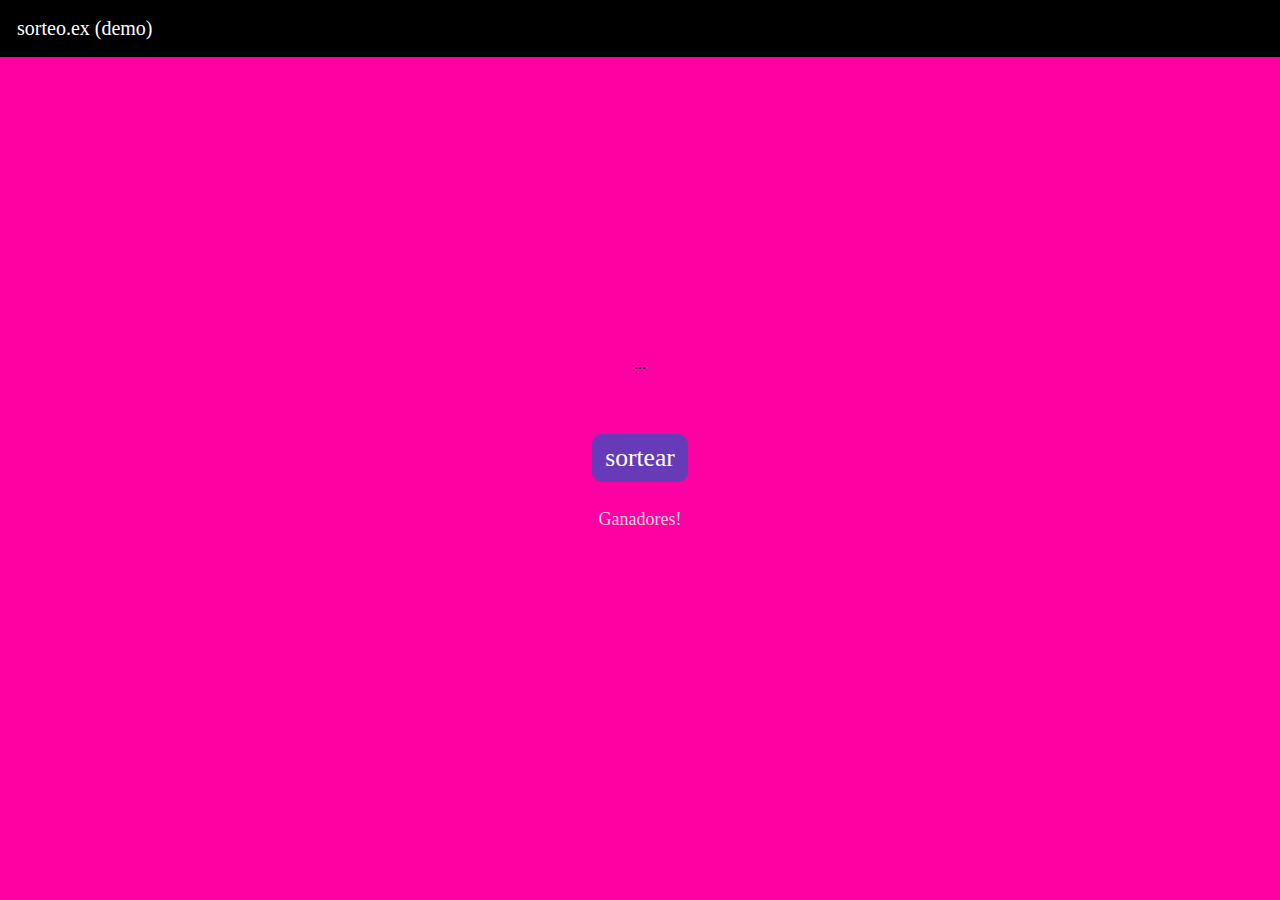
<file: index.html>
<!DOCTYPE html>
<html lang="en">
<head>
  <meta charset="UTF-8">
  <meta name="viewport" content="width=device-width, initial-scale=1.0">
  <title>sorteo.ex</title>
  <link rel="stylesheet" href="style.css">
</head>
<body>

  <div id="rectangulo-negro">sorteo.ex (demo)</div>

  </div>
    <p class="winner">...</p>



   <button id="countdownBtn" onclick="iniciarTemporizador()"> sortear</button>
  </div>

  <p id="ganadores">Ganadores!</p>

  <!-- Lista de ganadores -->
  <ul class="winners-list"> </ul>
  <!-- Agrega más ganadores según sea necesario -->


  <script src="main.js"></script>
  
</body>
</html>
</file>
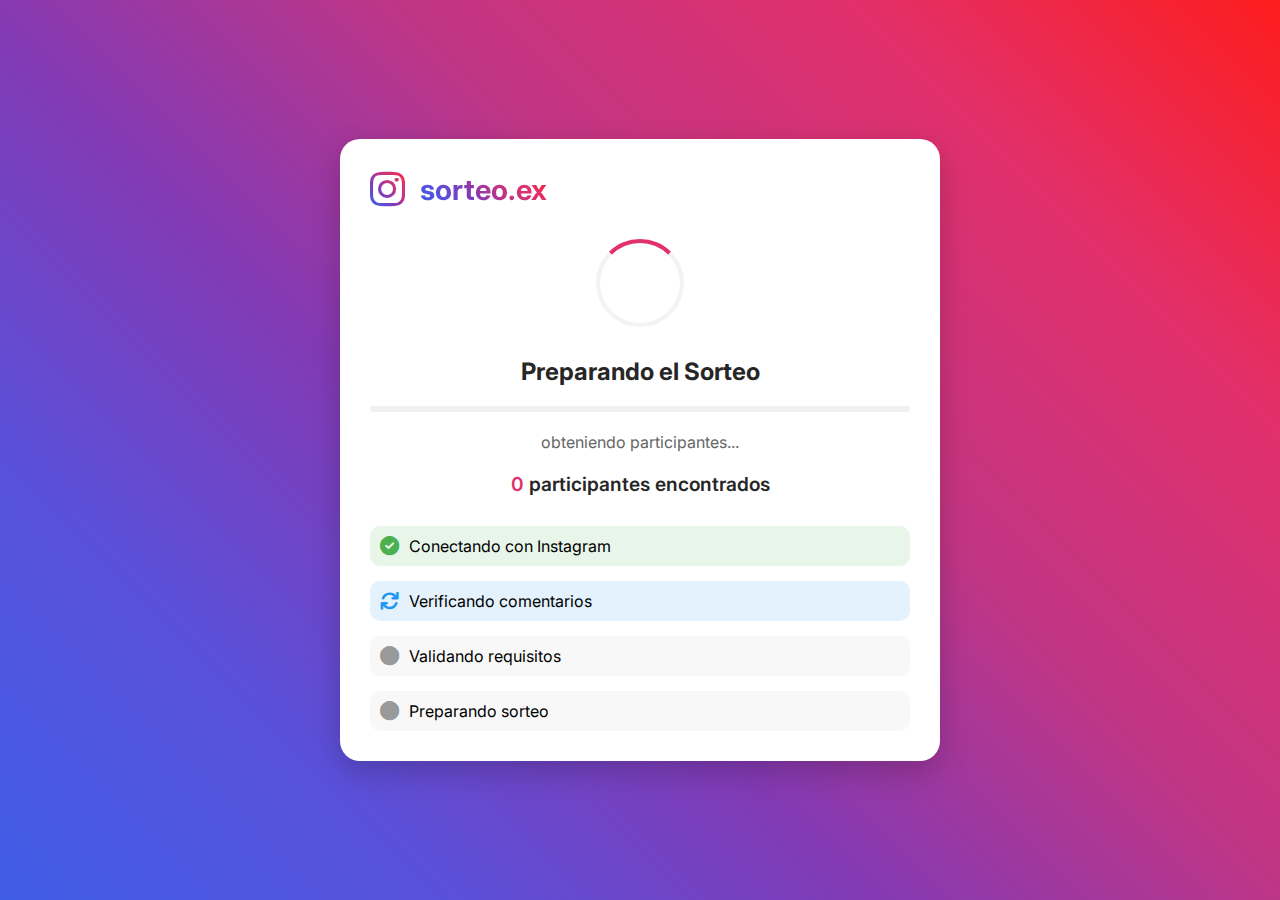
<file: cargando.html>
<!DOCTYPE html>
<html lang="en">
<head>
    <meta charset="UTF-8">
    <meta name="viewport" content="width=device-width, initial-scale=1.0">
    <title>Cargando Participantes - sorteo.ex</title>
    <link rel="stylesheet" href="loading.css">
    <link href="https://fonts.googleapis.com/css2?family=Inter:wght@400;600;700&display=swap" rel="stylesheet">
    <link rel="stylesheet" href="https://cdnjs.cloudflare.com/ajax/libs/font-awesome/6.0.0/css/all.min.css">
</head>
<body>
    <div class="loading-container">
        <div class="instagram-card">
            <div class="loading-header">
                <i class="fab fa-instagram"></i>
                <h1>sorteo.ex</h1>
            </div>
            
            <div class="loading-content">
                <div class="loading-spinner">
                    <div class="spinner-circle"></div>
                </div>
                
                <div class="loading-status">
                    <h2>Preparando el Sorteo</h2>
                    <div class="progress-bar">
                        <div class="progress"></div>
                    </div>
                    <p class="status-text">obteniendo participantes...</p>
                    <div class="participants-counter">
                        <span id="participantCount">0</span> participantes encontrados
                    </div>
                </div>

                <div class="loading-steps">
                    <div class="step completed">
                        <i class="fas fa-check-circle"></i>
                        <span>Conectando con Instagram</span>
                    </div>
                    <div class="step active">
                        <i class="fas fa-sync fa-spin"></i>
                        <span>Verificando comentarios</span>
                    </div>
                    <div class="step">
                        <i class="fas fa-circle"></i>
                        <span>Validando requisitos</span>
                    </div>
                    <div class="step">
                        <i class="fas fa-circle"></i>
                        <span>Preparando sorteo</span>
                    </div>
                </div>
            </div>
        </div>
    </div>
    <script src="loading.js"></script>
</body>
</html>
</file>
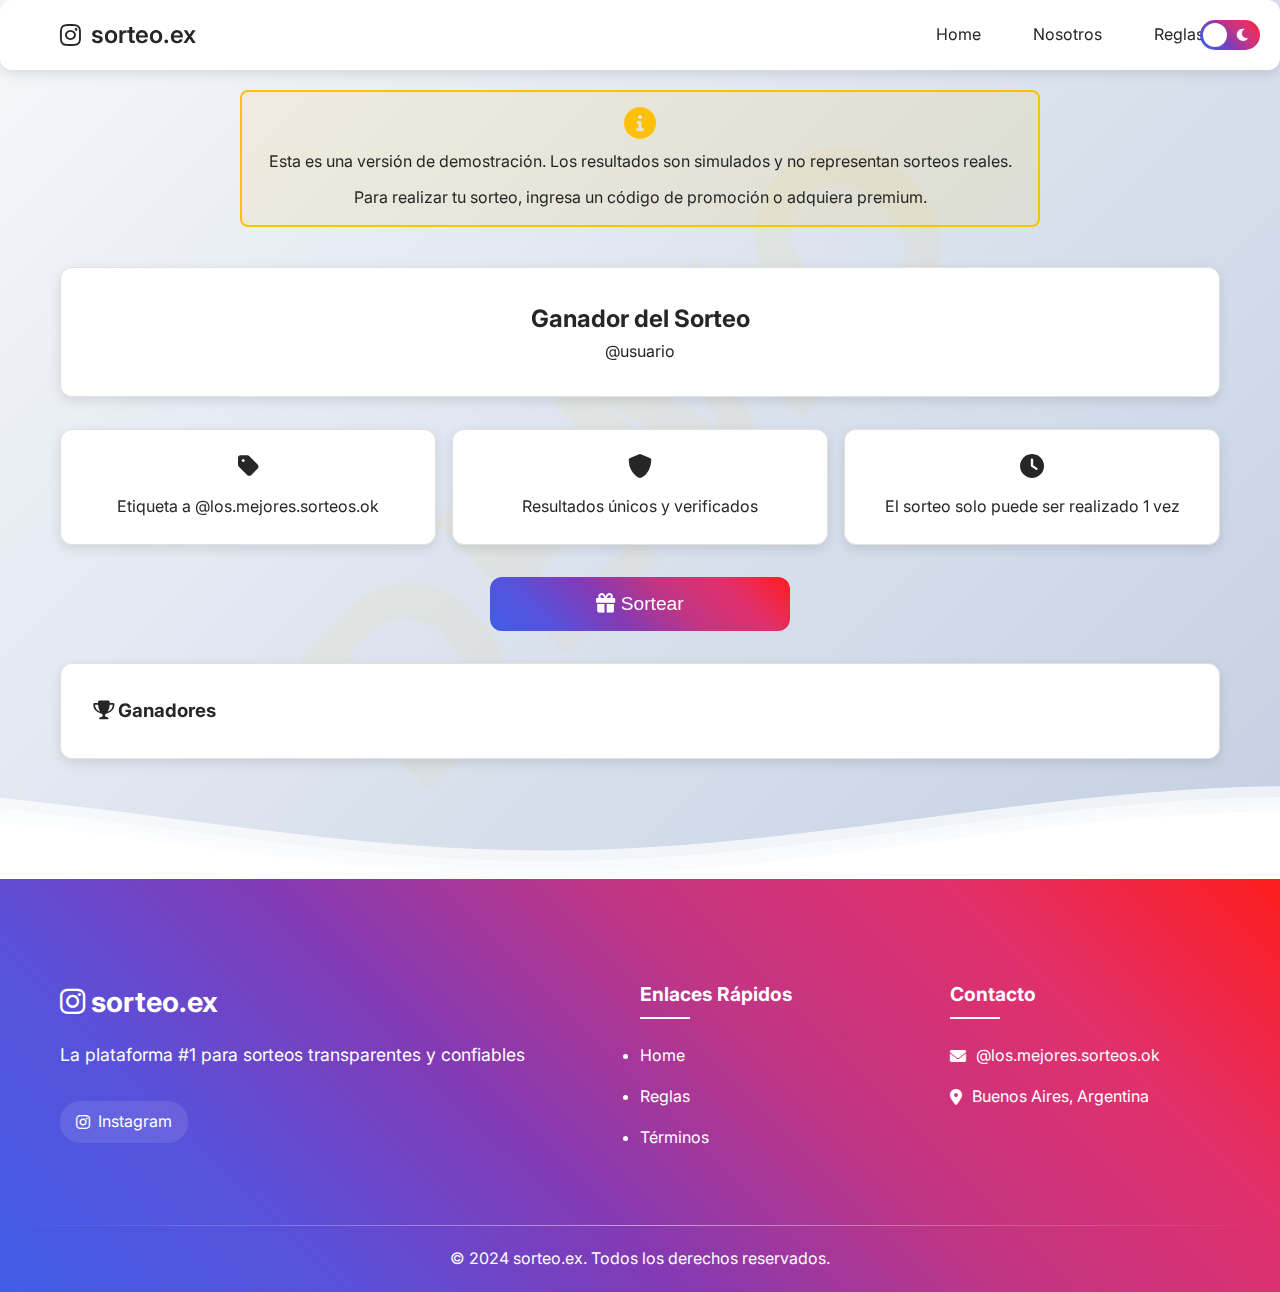
<file: demo.html>
<!DOCTYPE html>
<html lang="es">
<head>
    <meta charset="UTF-8">
    <meta name="viewport" content="width=device-width, initial-scale=1.0">
    <title>sorteo.ex</title>
    <link rel="stylesheet" href="styled.css">
    <link href="https://fonts.googleapis.com/css2?family=Inter:wght@400;600;700&display=swap" rel="stylesheet">
    <link rel="stylesheet" href="https://cdnjs.cloudflare.com/ajax/libs/font-awesome/6.0.0/css/all.min.css">
</head>
<body>
    <header class="main-header">
        <nav>
            <div class="logo">
                <i class="fab fa-instagram"></i>
                <span>sorteo.ex</span>
            </div>
            <div class="nav-links">
                <a href="index.html">Home</a>
                <a href="nosotros.html">Nosotros</a>
                <a href="reglas.html">Reglas</a>
            </div>
            <div class="theme-switch">
                <input type="checkbox" id="theme-toggle">
                <label for="theme-toggle" class="switch">
                    <i class="fas fa-sun"></i>
                    <i class="fas fa-moon"></i>
                </label>
            </div>
        </nav>
    </header>

    <div class="demo-notice">
        <i class="fas fa-info-circle"></i>
        <p>Esta es una versión de demostración. Los resultados son simulados y no representan sorteos reales.</p>
        <p>Para realizar tu sorteo, ingresa un código de promoción o adquiera premium.</p>
    </div>
    
    <div class="container">
        <main>
            <div class="winner-display">
                <div class="winner-card">
                    <h2>Ganador del Sorteo</h2>
                    <p id="nombreMostrado">@usuario</p>
                </div>
            </div>

            <div class="info-cards">
                <div class="info-card">
                    <i class="fas fa-tag"></i>
                    <p>Etiqueta a @los.mejores.sorteos.ok</p>
                </div>
                <div class="info-card">
                    <i class="fas fa-shield-alt"></i>
                    <p>Resultados únicos y verificados</p>
                </div>
                <div class="info-card">
                    <i class="fas fa-clock"></i>
                    <p>El sorteo solo puede ser realizado 1 vez</p>
                </div>
            </div>

            <button id="miBoton" class="draw-button" onclick="cambiarNombre(); iniciarTemporizador()">
                <i class="fas fa-gift"></i> Sortear
            </button>

            <div class="winners-section">
                <h3><i class="fas fa-trophy"></i> Ganadores</h3>
                <ul id="winnersList" class="winners-list"></ul>
            </div>
        </main>
    </div>

    <footer class="main-footer">
        <div class="footer-waves">
            <svg class="waves" xmlns="http://www.w3.org/2000/svg" viewBox="0 24 150 28" preserveAspectRatio="none">
                <defs>
                    <path id="wave" d="M-160 44c30 0 58-18 88-18s 58 18 88 18 58-18 88-18 58 18 88 18 v44h-352z" />
                </defs>
                <g class="parallax">
                    <use href="#wave" x="48" y="0" fill="rgba(255,255,255,0.7" />
                    <use href="#wave" x="48" y="3" fill="rgba(255,255,255,0.5)" />
                    <use href="#wave" x="48" y="5" fill="rgba(255,255,255,0.3)" />
                    <use href="#wave" x="48" y="7" fill="#fff" />
                </g>
            </svg>
        </div>
        
        <div class="footer-content">
            <div class="footer-section brand">
                <h3><i class="fab fa-instagram"></i> sorteo.ex</h3>
                <p>La plataforma #1 para sorteos transparentes y confiables</p>
                <div class="social-links">
                    <a href="https://www.instagram.com/los.mejores.sorteos.ok" class="social-btn" target="_blank">
                        <i class="fab fa-instagram"></i>
                        <span>Instagram</span>
                    </a>
                </div>
            </div>
            
            <div class="footer-section links">
                <h4>Enlaces Rápidos</h4>
                <ul>
                    <li><a href="index.html">Home</a></li>
                    <li><a href="reglas.html">Reglas</a></li>
                    <li><a href="terminos.html">Términos</a></li>
                </ul>
            </div>
            
            <div class="footer-section contact">
                <h4>Contacto</h4>
                <div class="contact-info">
                    <p><i class="fas fa-envelope"></i> @los.mejores.sorteos.ok</p>
                    <p><i class="fas fa-map-marker-alt"></i> Buenos Aires, Argentina</p>
                </div>
            </div>
        </div>
        
        <div class="footer-bottom">
            <div class="footer-border"></div>
            <p>&copy; 2024 sorteo.ex. Todos los derechos reservados.</p>
        </div>
    </footer>
    <script src="maind.js"></script>
</body>
</html>
</file>
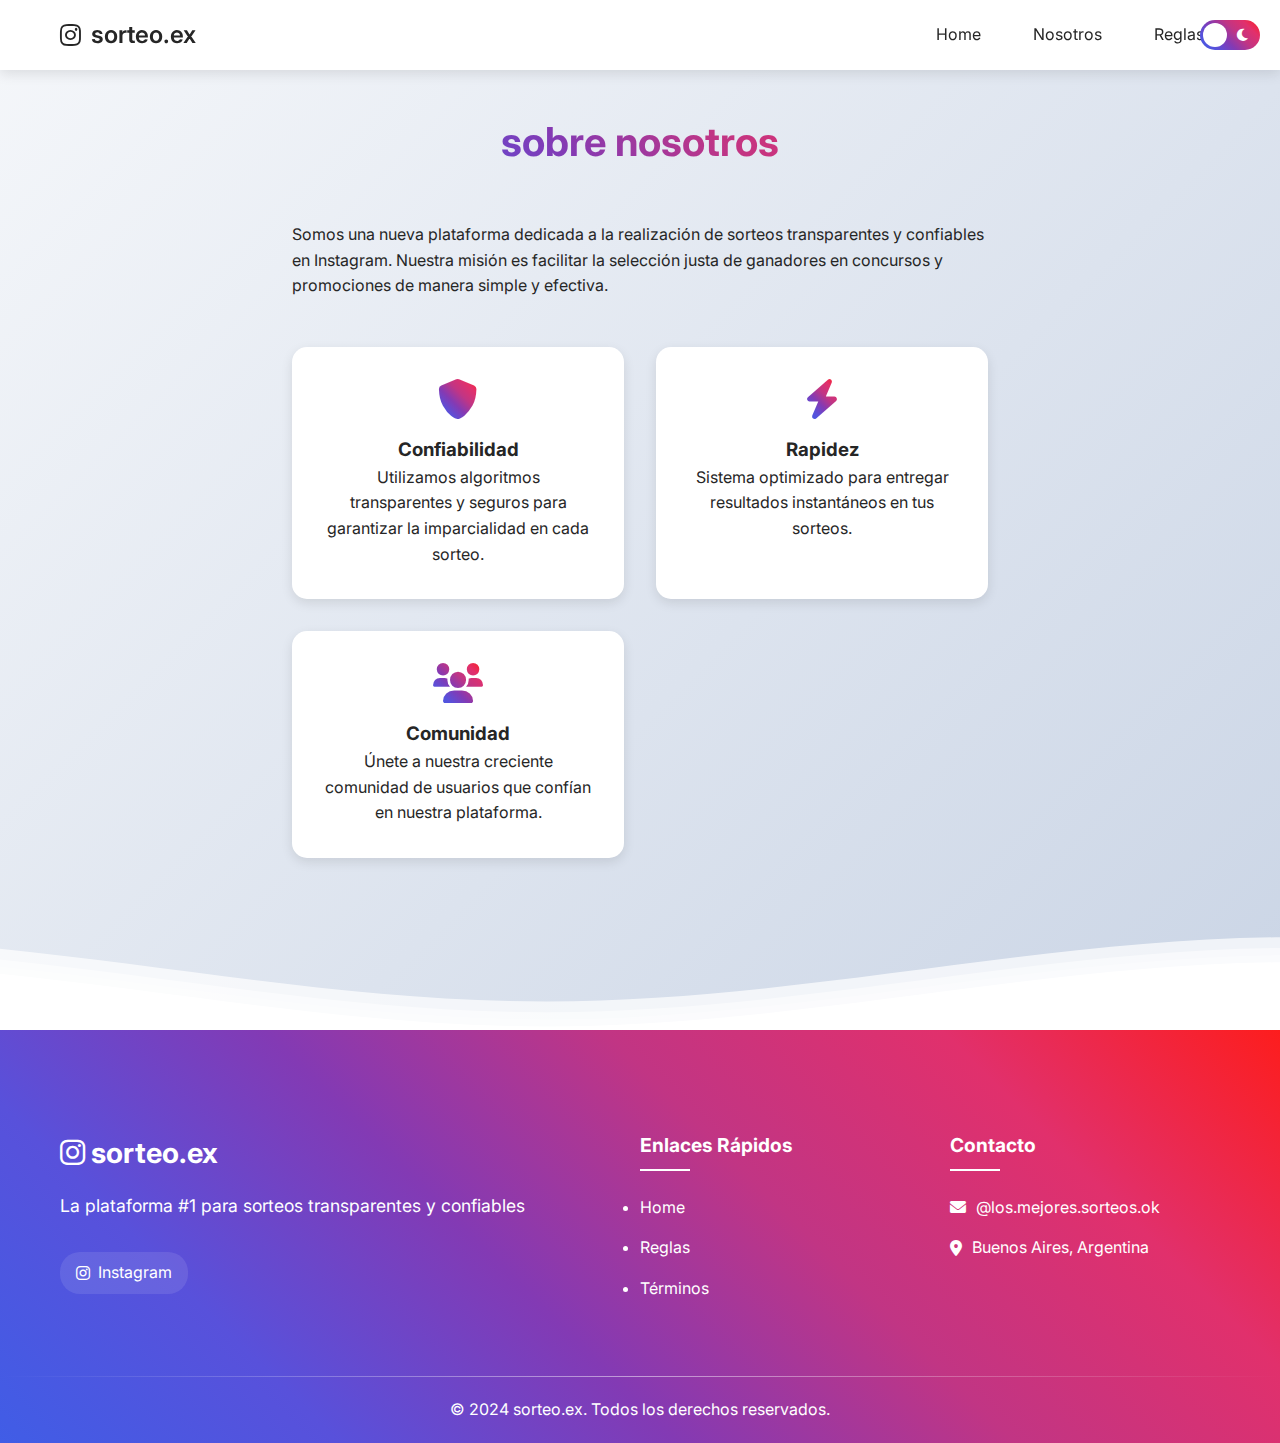
<file: nosotros.html>
<!DOCTYPE html>
<html lang="en">
<head>
    <meta charset="UTF-8">
    <meta name="viewport" content="width=device-width, initial-scale=1.0">
    <title>Nosotros - sorteo.ex</title>
    <link rel="stylesheet" href="index.css">
    <link href="https://fonts.googleapis.com/css2?family=Inter:wght@400;600;700&display=swap" rel="stylesheet">
    <link rel="stylesheet" href="https://cdnjs.cloudflare.com/ajax/libs/font-awesome/6.0.0/css/all.min.css">
</head>
<body>
    <header class="main-header">
        <nav>
            <div class="logo">
                <i class="fab fa-instagram"></i>
                <span>sorteo.ex</span>
            </div>
            <div class="nav-links">
                <a href="index.html">Home</a>
                <a href="nosotros.html">Nosotros</a>
                <a href="reglas.html">Reglas</a>
            </div>
            <div class="theme-switch">
                <input type="checkbox" id="theme-toggle">
                <label for="theme-toggle" class="switch">
                    <i class="fas fa-sun"></i>
                    <i class="fas fa-moon"></i>
                </label>
            </div>
        </nav>
    </header>

    <div class="container">
        <main>
            <h1>Sobre Nosotros</h1>
            <div class="about-content">
                <p>Somos una nueva plataforma dedicada a la realización de sorteos transparentes y confiables en Instagram. Nuestra misión es facilitar la selección justa de ganadores en concursos y promociones de manera simple y efectiva.</p>
                
                <div class="features">
                    <div class="feature-card">
                        <i class="fas fa-shield-alt"></i>
                        <h3>Confiabilidad</h3>
                        <p>Utilizamos algoritmos transparentes y seguros para garantizar la imparcialidad en cada sorteo.</p>
                    </div>
                    
                    <div class="feature-card">
                        <i class="fas fa-bolt"></i>
                        <h3>Rapidez</h3>
                        <p>Sistema optimizado para entregar resultados instantáneos en tus sorteos.</p>
                    </div>
                    
                    <div class="feature-card">
                        <i class="fas fa-users"></i>
                        <h3>Comunidad</h3>
                        <p>Únete a nuestra creciente comunidad de usuarios que confían en nuestra plataforma.</p>
                    </div>
                </div>
            </div>
        </main>
    </div>

    <footer class="main-footer">
        <div class="footer-waves">
            <svg class="waves" xmlns="http://www.w3.org/2000/svg" viewBox="0 24 150 28" preserveAspectRatio="none">
                <defs>
                    <path id="wave" d="M-160 44c30 0 58-18 88-18s 58 18 88 18 58-18 88-18 58 18 88 18 v44h-352z" />
                </defs>
                <g class="parallax">
                    <use href="#wave" x="48" y="0" fill="rgba(255,255,255,0.7" />
                    <use href="#wave" x="48" y="3" fill="rgba(255,255,255,0.5)" />
                    <use href="#wave" x="48" y="5" fill="rgba(255,255,255,0.3)" />
                    <use href="#wave" x="48" y="7" fill="#fff" />
                </g>
            </svg>
        </div>
        
        <div class="footer-content">
            <div class="footer-section brand">
                <h3><i class="fab fa-instagram"></i> sorteo.ex</h3>
                <p>La plataforma #1 para sorteos transparentes y confiables</p>
                <div class="social-links">
                    <a href="https://www.instagram.com/los.mejores.sorteos.ok" class="social-btn" target="_blank">
                        <i class="fab fa-instagram"></i>
                        <span>Instagram</span>
                    </a>
                </div>
            </div>
            
            <div class="footer-section links">
                <h4>Enlaces Rápidos</h4>
                <ul>
                    <li><a href="index.html">Home</a></li>
                    <li><a href="reglas.html">Reglas</a></li>
                    <li><a href="terminos.html">Términos</a></li>
                </ul>
            </div>
            
            <div class="footer-section contact">
                <h4>Contacto</h4>
                <div class="contact-info">
                    <p><i class="fas fa-envelope"></i> @los.mejores.sorteos.ok</p>
                    <p><i class="fas fa-map-marker-alt"></i> Buenos Aires, Argentina</p>
                </div>
            </div>
        </div>
        
        <div class="footer-bottom">
            <div class="footer-border"></div>
            <p>&copy; 2024 sorteo.ex. Todos los derechos reservados.</p>
        </div>
    </footer>
    <script src="index.js"></script>
</body>
</html>
</file>
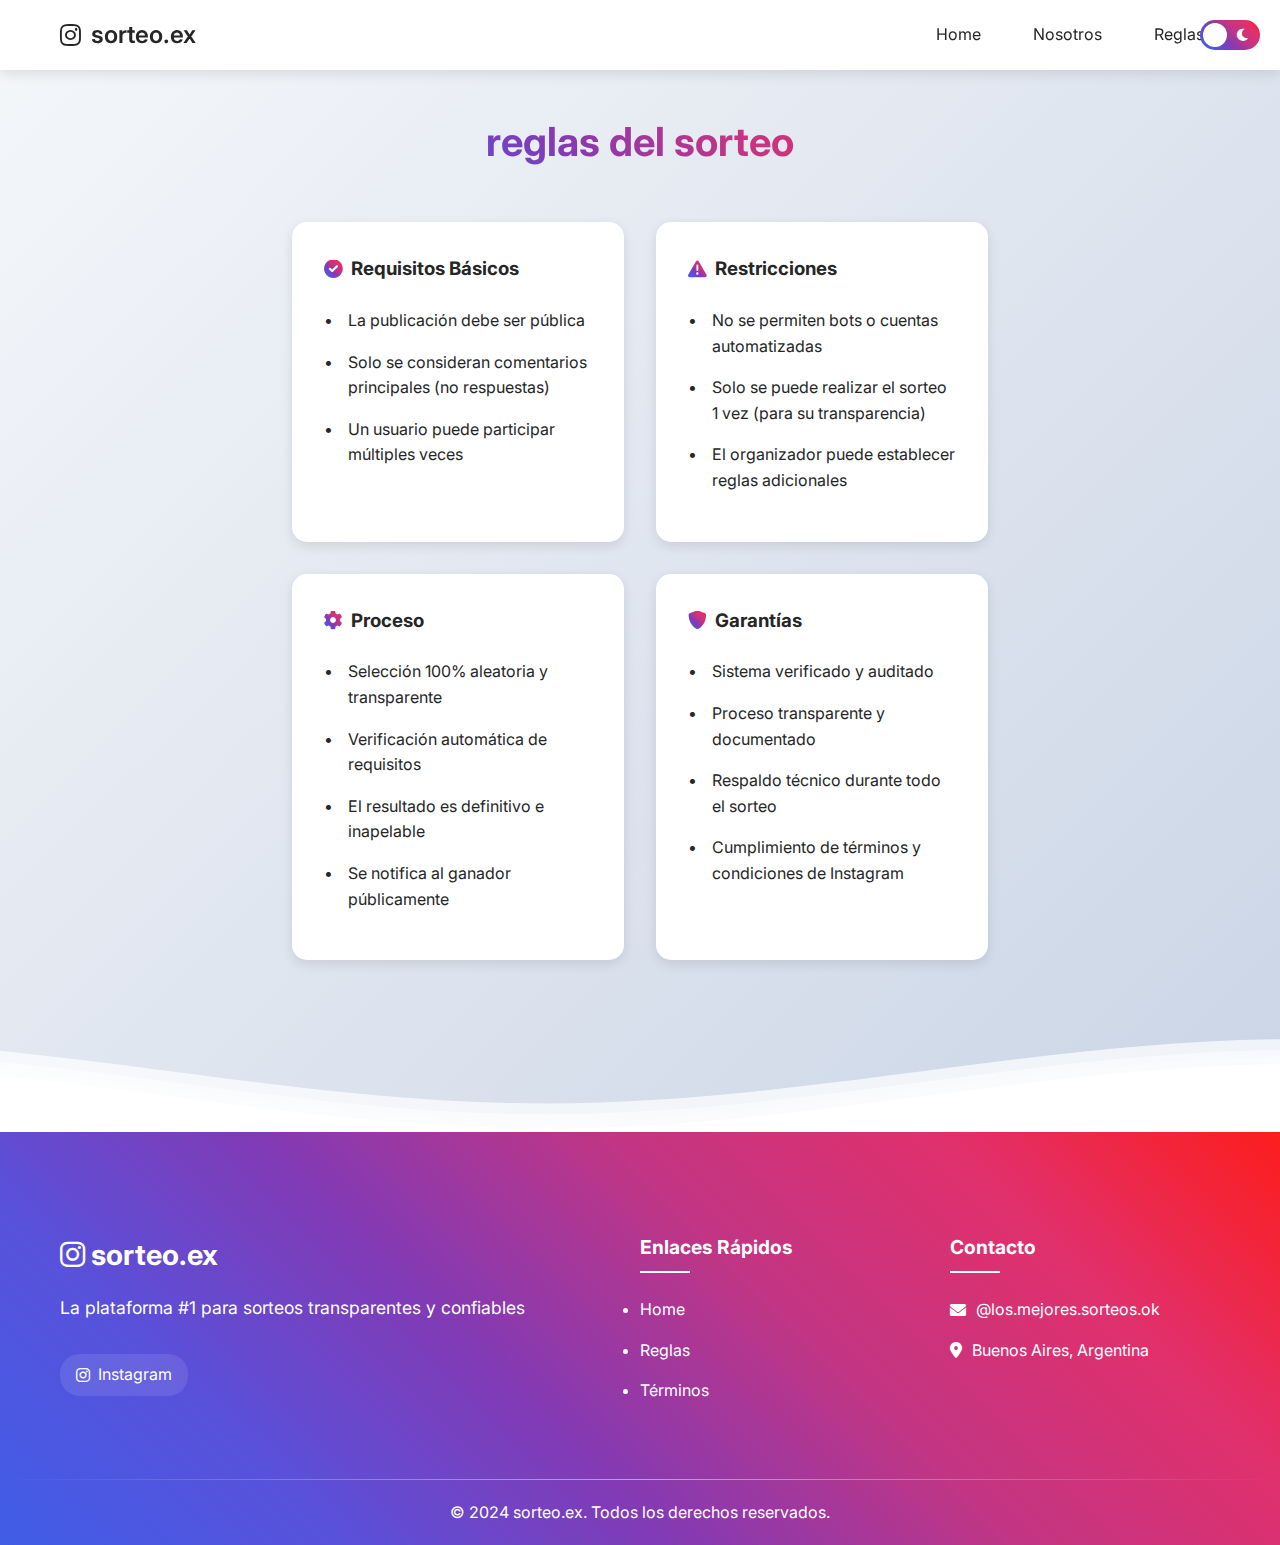
<file: reglas.html>
<!DOCTYPE html>
<html lang="en">
<head>
    <meta charset="UTF-8">
    <meta name="viewport" content="width=device-width, initial-scale=1.0">
    <title>Reglas - sorteo.ex</title>
    <link rel="stylesheet" href="index.css">
    <link href="https://fonts.googleapis.com/css2?family=Inter:wght@400;600;700&display=swap" rel="stylesheet">
    <link rel="stylesheet" href="https://cdnjs.cloudflare.com/ajax/libs/font-awesome/6.0.0/css/all.min.css">
</head>
<body>
    <header class="main-header">
        <nav>
            <div class="logo">
                <i class="fab fa-instagram"></i>
                <span>sorteo.ex</span>
            </div>
            <div class="nav-links">
                <a href="index.html">Home</a>
                <a href="nosotros.html">Nosotros</a>
                <a href="reglas.html">Reglas</a>
            </div>
            <div class="theme-switch">
                <input type="checkbox" id="theme-toggle">
                <label for="theme-toggle" class="switch">
                    <i class="fas fa-sun"></i>
                    <i class="fas fa-moon"></i>
                </label>
            </div>
        </nav>
    </header>

    <div class="container">
        <main>
            <h1>Reglas del Sorteo</h1>
            <div class="rules-content">
                <div class="rule-card">
                    <h3><i class="fas fa-check-circle"></i> Requisitos Básicos</h3>
                    <ul>
                        <li>La publicación debe ser pública</li>
                        <li>Solo se consideran comentarios principales (no respuestas)</li>
                        <li>Un usuario puede participar múltiples veces</li>
                    </ul>
                </div>

                <div class="rule-card">
                    <h3><i class="fas fa-exclamation-triangle"></i> Restricciones</h3>
                    <ul>
                        <li>No se permiten bots o cuentas automatizadas</li>
                        <li>Solo se puede realizar el sorteo 1 vez (para su transparencia)</li>
                        <li>El organizador puede establecer reglas adicionales</li>
                    </ul>
                </div>

                <div class="rule-card">
                    <h3><i class="fas fa-cog"></i> Proceso</h3>
                    <ul>
                        <li>Selección 100% aleatoria y transparente</li>
                        <li>Verificación automática de requisitos</li>
                        <li>El resultado es definitivo e inapelable</li>
                        <li>Se notifica al ganador públicamente</li>
                    </ul>
                </div>

                <div class="rule-card">
                    <h3><i class="fas fa-shield-alt"></i> Garantías</h3>
                    <ul>
                        <li>Sistema verificado y auditado</li>
                        <li>Proceso transparente y documentado</li>
                        <li>Respaldo técnico durante todo el sorteo</li>
                        <li>Cumplimiento de términos y condiciones de Instagram</li>
                    </ul>
                </div>
            </div>
        </main>
    </div>

    <footer class="main-footer">
        <div class="footer-waves">
            <svg class="waves" xmlns="http://www.w3.org/2000/svg" viewBox="0 24 150 28" preserveAspectRatio="none">
                <defs>
                    <path id="wave" d="M-160 44c30 0 58-18 88-18s 58 18 88 18 58-18 88-18 58 18 88 18 v44h-352z" />
                </defs>
                <g class="parallax">
                    <use href="#wave" x="48" y="0" fill="rgba(255,255,255,0.7" />
                    <use href="#wave" x="48" y="3" fill="rgba(255,255,255,0.5)" />
                    <use href="#wave" x="48" y="5" fill="rgba(255,255,255,0.3)" />
                    <use href="#wave" x="48" y="7" fill="#fff" />
                </g>
            </svg>
        </div>
        
        <div class="footer-content">
            <div class="footer-section brand">
                <h3><i class="fab fa-instagram"></i> sorteo.ex</h3>
                <p>La plataforma #1 para sorteos transparentes y confiables</p>
                <div class="social-links">
                    <a href="https://www.instagram.com/los.mejores.sorteos.ok" class="social-btn" target="_blank">
                        <i class="fab fa-instagram"></i>
                        <span>Instagram</span>
                    </a>
                </div>
            </div>
            
            <div class="footer-section links">
                <h4>Enlaces Rápidos</h4>
                <ul>
                    <li><a href="index.html">Home</a></li>
                    <li><a href="reglas.html">Reglas</a></li>
                    <li><a href="terminos.html">Términos</a></li>
                </ul>
            </div>
            
            <div class="footer-section contact">
                <h4>Contacto</h4>
                <div class="contact-info">
                    <p><i class="fas fa-envelope"></i> @los.mejores.sorteos.ok</p>
                    <p><i class="fas fa-map-marker-alt"></i> Buenos Aires, Argentina</p>
                </div>
            </div>
        </div>
        
        <div class="footer-bottom">
            <div class="footer-border"></div>
            <p>&copy; 2024 sorteo.ex. Todos los derechos reservados.</p>
        </div>
    </footer>
    <script src="index.js"></script>
</body>
</html>
</file>
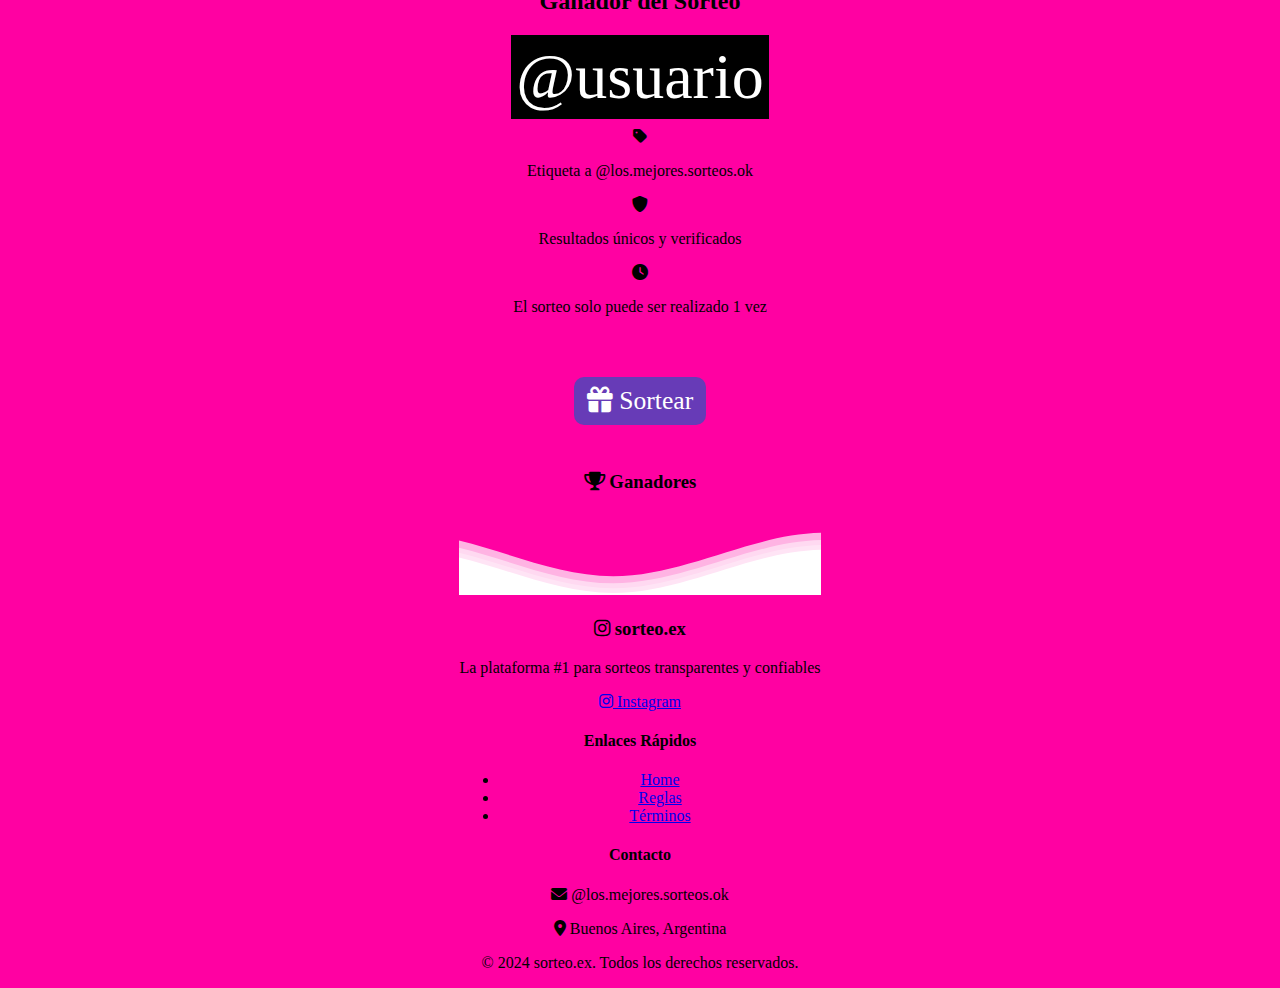
<file: sorteo.html>
<!DOCTYPE html>
<html lang="en">
<head>
    <meta charset="UTF-8">
    <meta name="viewport" content="width=device-width, initial-scale=1.0">
    <title>sorteo.ex</title>
    <link rel="stylesheet" href="style.css">
    <link href="https://fonts.googleapis.com/css2?family=Inter:wght@400;600;700&display=swap" rel="stylesheet">
    <link rel="stylesheet" href="https://cdnjs.cloudflare.com/ajax/libs/font-awesome/6.0.0/css/all.min.css">
</head>
<body>
    <header class="main-header">
        <nav>
            <div class="logo">
                <i class="fab fa-instagram"></i>
                <span>sorteo.ex</span>
            </div>
            <div class="nav-links">
                <a href="index.html">Home</a>
                <a href="nosotros.html">Nosotros</a>
                <a href="reglas.html">Reglas</a>
            </div>
            <div class="theme-switch">
                <input type="checkbox" id="theme-toggle">
                <label for="theme-toggle" class="switch">
                    <i class="fas fa-sun"></i>
                    <i class="fas fa-moon"></i>
                </label>
            </div>
        </nav>
    </header>

    <div class="container">
        <main>
            <div class="winner-display">
                <div class="winner-card">
                    <h2>Ganador del Sorteo</h2>
                    <p id="nombreMostrado">@usuario</p>
                </div>
            </div>

            <div class="info-cards">
                <div class="info-card">
                    <i class="fas fa-tag"></i>
                    <p>Etiqueta a @los.mejores.sorteos.ok</p>
                </div>
                <div class="info-card">
                    <i class="fas fa-shield-alt"></i>
                    <p>Resultados únicos y verificados</p>
                </div>
                <div class="info-card">
                    <i class="fas fa-clock"></i>
                    <p>El sorteo solo puede ser realizado 1 vez</p>
                </div>
            </div>

            <button id="miBoton" class="draw-button" onclick="cambiarNombre(); iniciarTemporizador()">
                <i class="fas fa-gift"></i> Sortear
            </button>

            <div class="winners-section">
                <h3><i class="fas fa-trophy"></i> Ganadores</h3>
                <ul id="winnersList" class="winners-list"></ul>
            </div>
        </main>
    </div>

    <footer class="main-footer">
        <div class="footer-waves">
            <svg class="waves" xmlns="http://www.w3.org/2000/svg" viewBox="0 24 150 28" preserveAspectRatio="none">
                <defs>
                    <path id="wave" d="M-160 44c30 0 58-18 88-18s 58 18 88 18 58-18 88-18 58 18 88 18 v44h-352z" />
                </defs>
                <g class="parallax">
                    <use href="#wave" x="48" y="0" fill="rgba(255,255,255,0.7" />
                    <use href="#wave" x="48" y="3" fill="rgba(255,255,255,0.5)" />
                    <use href="#wave" x="48" y="5" fill="rgba(255,255,255,0.3)" />
                    <use href="#wave" x="48" y="7" fill="#fff" />
                </g>
            </svg>
        </div>
        
        <div class="footer-content">
            <div class="footer-section brand">
                <h3><i class="fab fa-instagram"></i> sorteo.ex</h3>
                <p>La plataforma #1 para sorteos transparentes y confiables</p>
                <div class="social-links">
                    <a href="https://www.instagram.com/los.mejores.sorteos.ok" class="social-btn" target="_blank">
                        <i class="fab fa-instagram"></i>
                        <span>Instagram</span>
                    </a>
                </div>
            </div>
            
            <div class="footer-section links">
                <h4>Enlaces Rápidos</h4>
                <ul>
                    <li><a href="index.html">Home</a></li>
                    <li><a href="reglas.html">Reglas</a></li>
                    <li><a href="terminos.html">Términos</a></li>
                </ul>
            </div>
            
            <div class="footer-section contact">
                <h4>Contacto</h4>
                <div class="contact-info">
                    <p><i class="fas fa-envelope"></i> @los.mejores.sorteos.ok</p>
                    <p><i class="fas fa-map-marker-alt"></i> Buenos Aires, Argentina</p>
                </div>
            </div>
        </div>
        
        <div class="footer-bottom">
            <div class="footer-border"></div>
            <p>&copy; 2024 sorteo.ex. Todos los derechos reservados.</p>
        </div>
    </footer>
    <script src="main.js"></script>
</body>
</html>
</file>
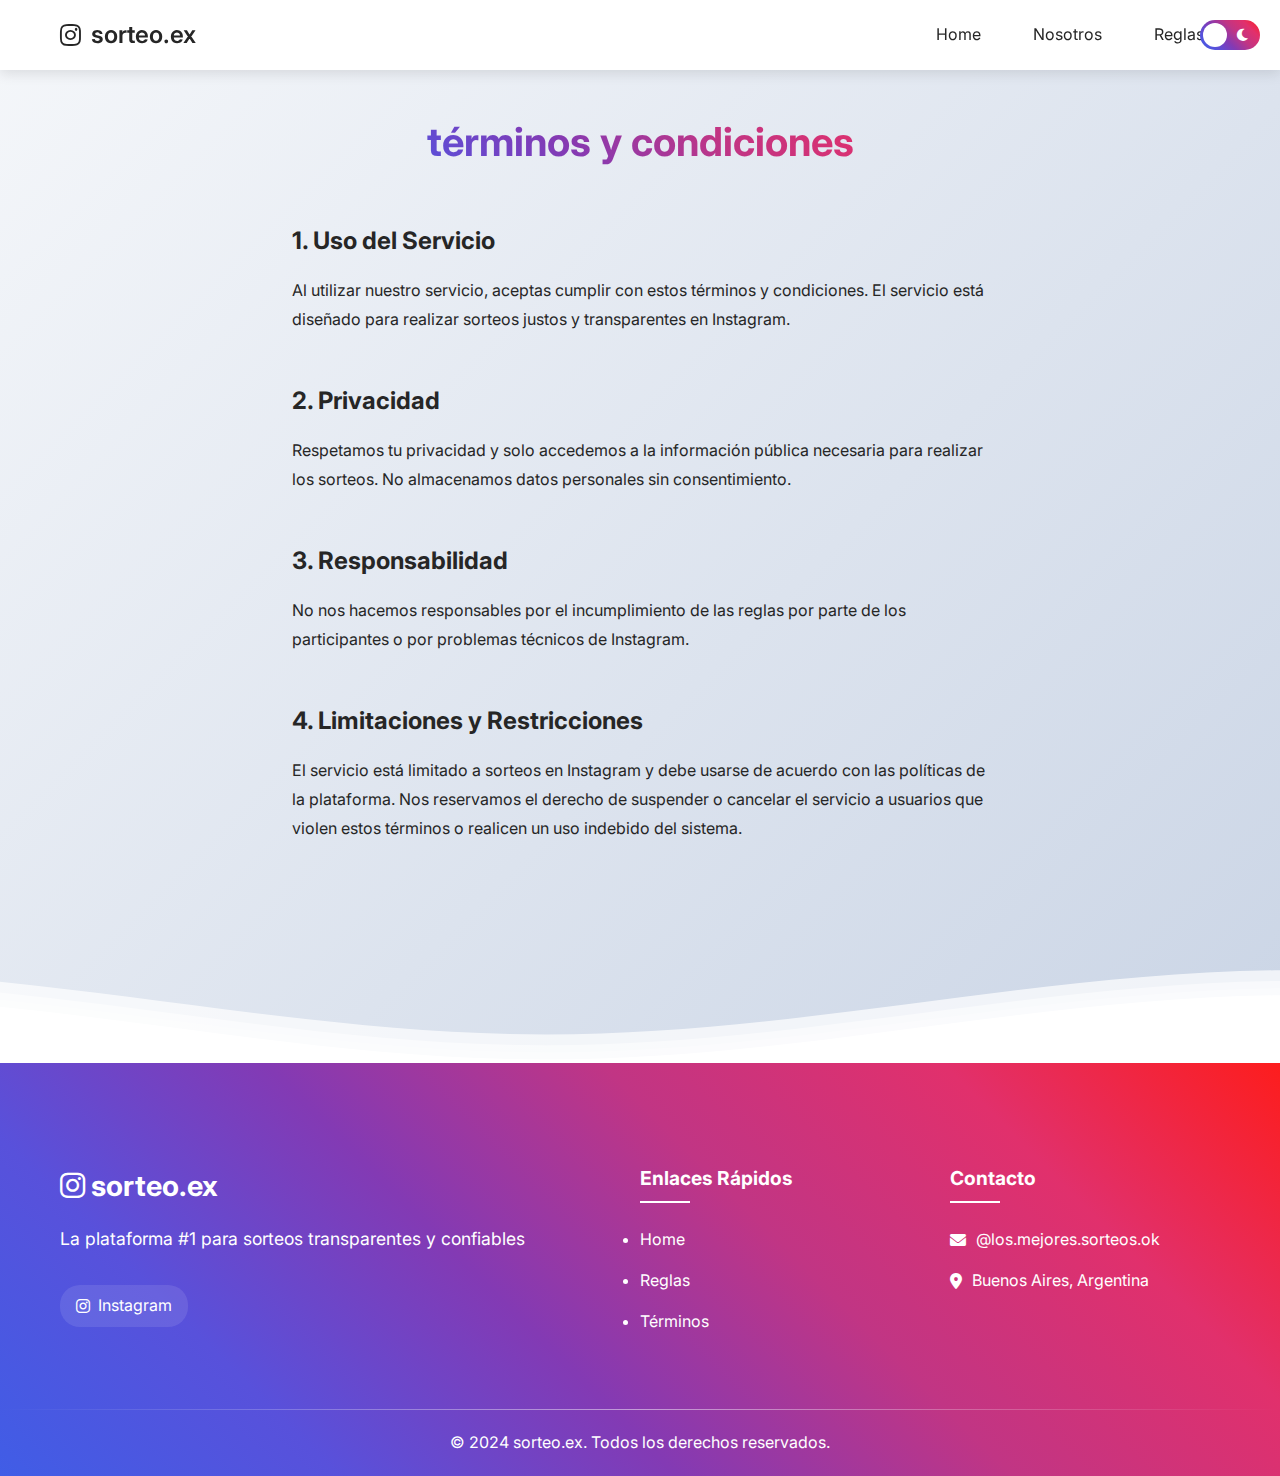
<file: terminos.html>
<!DOCTYPE html>
<html lang="en">
<head>
    <meta charset="UTF-8">
    <meta name="viewport" content="width=device-width, initial-scale=1.0">
    <title>Términos y Condiciones - sorteo.ex</title>
    <link rel="stylesheet" href="index.css">
    <link href="https://fonts.googleapis.com/css2?family=Inter:wght@400;600;700&display=swap" rel="stylesheet">
    <link rel="stylesheet" href="https://cdnjs.cloudflare.com/ajax/libs/font-awesome/6.0.0/css/all.min.css">
</head>
<body>
    <header class="main-header">
        <nav>
            <div class="logo">
                <i class="fab fa-instagram"></i>
                <span>sorteo.ex</span>
            </div>
            <div class="nav-links">
                <a href="index.html">Home</a>
                <a href="nosotros.html">Nosotros</a>
                <a href="reglas.html">Reglas</a>
            </div>
            <div class="theme-switch">
                <input type="checkbox" id="theme-toggle">
                <label for="theme-toggle" class="switch">
                    <i class="fas fa-sun"></i>
                    <i class="fas fa-moon"></i>
                </label>
            </div>
        </nav>
    </header>

    <div class="container">
        <main>
            <h1>Términos y Condiciones</h1>
            <div class="terms-content">
                <section class="terms-section">
                    <h2>1. Uso del Servicio</h2>
                    <p>Al utilizar nuestro servicio, aceptas cumplir con estos términos y condiciones. El servicio está diseñado para realizar sorteos justos y transparentes en Instagram.</p>
                </section>

                <section class="terms-section">
                    <h2>2. Privacidad</h2>
                    <p>Respetamos tu privacidad y solo accedemos a la información pública necesaria para realizar los sorteos. No almacenamos datos personales sin consentimiento.</p>
                </section>

                <section class="terms-section">
                    <h2>3. Responsabilidad</h2>
                    <p>No nos hacemos responsables por el incumplimiento de las reglas por parte de los participantes o por problemas técnicos de Instagram.</p>
                </section>
                <section class="terms-section">
                    <h2>4. Limitaciones y Restricciones</h2>
                    <p>El servicio está limitado a sorteos en Instagram y debe usarse de acuerdo con las políticas de la plataforma. Nos reservamos el derecho de suspender o cancelar el servicio a usuarios que violen estos términos o realicen un uso indebido del sistema.</p>
                </section>
            </div>
        </main>
    </div>

    <footer class="main-footer">
        <div class="footer-waves">
            <svg class="waves" xmlns="http://www.w3.org/2000/svg" viewBox="0 24 150 28" preserveAspectRatio="none">
                <defs>
                    <path id="wave" d="M-160 44c30 0 58-18 88-18s 58 18 88 18 58-18 88-18 58 18 88 18 v44h-352z" />
                </defs>
                <g class="parallax">
                    <use href="#wave" x="48" y="0" fill="rgba(255,255,255,0.7" />
                    <use href="#wave" x="48" y="3" fill="rgba(255,255,255,0.5)" />
                    <use href="#wave" x="48" y="5" fill="rgba(255,255,255,0.3)" />
                    <use href="#wave" x="48" y="7" fill="#fff" />
                </g>
            </svg>
        </div>
        
        <div class="footer-content">
            <div class="footer-section brand">
                <h3><i class="fab fa-instagram"></i> sorteo.ex</h3>
                <p>La plataforma #1 para sorteos transparentes y confiables</p>
                <div class="social-links">
                    <a href="https://www.instagram.com/los.mejores.sorteos.ok" class="social-btn" target="_blank">
                        <i class="fab fa-instagram"></i>
                        <span>Instagram</span>
                    </a>
                </div>
            </div>
            
            <div class="footer-section links">
                <h4>Enlaces Rápidos</h4>
                <ul>
                    <li><a href="index.html">Home</a></li>
                    <li><a href="reglas.html">Reglas</a></li>
                    <li><a href="terminos.html">Términos</a></li>
                </ul>
            </div>
            
            <div class="footer-section contact">
                <h4>Contacto</h4>
                <div class="contact-info">
                    <p><i class="fas fa-envelope"></i> @los.mejores.sorteos.ok</p>
                    <p><i class="fas fa-map-marker-alt"></i> Buenos Aires, Argentina</p>
                </div>
            </div>
        </div>
        
        <div class="footer-bottom">
            <div class="footer-border"></div>
            <p>&copy; 2024 sorteo.ex. Todos los derechos reservados.</p>
        </div>
    </footer>
    <script src="index.js"></script>
</body>
</html>
</file>
<file: style.css>
#rectangulo-negro {
  position: absolute;
  text-align: left;
  background-color: #000000;
  color: #fff;
  width: 100%; /* Cambiado a 100% para hacerlo adaptable */
  top: 0;
  left: 0;
  padding: 17px;
  border-radius: 0;
  font-family: Georgia;
  font-size: 20px;
}

#text1,
#text2,
#text3 {
  color: #ead1dc;
  margin-top: 0;
  font-size: 14px;
}

body {
  font-family: Georgia;
  text-align: center;
  margin: 0;
  padding: 0;
  background-color: #ff01a2;
  height: 100vh;
  display: flex;
  flex-direction: column;
  align-items: center;
  justify-content: center;
}

#nombreMostrado {
  font-size: 5vw; /* Utilizando unidades vw para hacerlo adaptable */
  margin: 0;
  padding: 5px;
  background-color: #000000;
  color: white;
  margin-bottom: 1vh; /* Utilizando unidades vh para hacerlo adaptable */
}

button {
  font-family: Georgia;
  background-color: #673BB7;
  color: white;
  padding: 1vh 1vw; /* Utilizando unidades vh y vw para hacerlo adaptable */
  font-size: 2vw;
  border: none;
  border-radius: 10px;
  cursor: pointer;
  margin-bottom: 3vh;
  margin-top: 5vh;
}

button:hover {
  opacity: 0.8;
}

#ganadores {
  font-size: 2vh; /* Utilizando unidades vh para hacerlo adaptable */
  margin: 0;
  color: #ead1dc;
}

#winnersList {
  list-style-type: none;
  padding: 0;
  display: flex;
  justify-content: center;
}

#winnersList li {
  margin-right: 0.5vw; /* Utilizando unidades vw para hacerlo adaptable */
  padding: 0.5vh 0.5vw; /* Utilizando unidades vh y vw para hacerlo adaptable */
  border: 0;
  border-radius: 100px;
  background-color: #efefef;
}
</file>
<file: loading.css>
:root {
    --primary-gradient: linear-gradient(45deg, #405DE6, #5851DB, #833AB4, #C13584, #E1306C, #FD1D1D);
    --card-bg: white;
    --text-color: #262626;
    --progress-bg: #f0f0f0;
}

body {
    margin: 0;
    padding: 0;
    min-height: 100vh;
    display: flex;
    justify-content: center;
    align-items: center;
    font-family: 'Inter', sans-serif;
    background: var(--primary-gradient);
}

.loading-container {
    width: 100%;
    max-width: 600px;
    padding: 20px;
}

.instagram-card {
    background: var(--card-bg);
    border-radius: 20px;
    padding: 30px;
    box-shadow: 0 10px 30px rgba(0,0,0,0.2);
}

.loading-header {
    display: flex;
    align-items: center;
    gap: 15px;
    margin-bottom: 30px;
}

.loading-header i {
    font-size: 2.5rem;
    background: var(--primary-gradient);
    -webkit-background-clip: text;
    color: transparent;
}

.loading-header h1 {
    margin: 0;
    font-size: 1.8rem;
    background: var(--primary-gradient);
    -webkit-background-clip: text;
    color: transparent;
}

.loading-content {
    text-align: center;
}

.loading-spinner {
    margin-bottom: 30px;
}

.spinner-circle {
    width: 80px;
    height: 80px;
    margin: 0 auto;
    border: 4px solid #f3f3f3;
    border-top: 4px solid #E1306C;
    border-radius: 50%;
    animation: spin 1s linear infinite;
}

.loading-status h2 {
    margin: 0 0 20px;
    color: var(--text-color);
}

.progress-bar {
    height: 6px;
    background: var(--progress-bg);
    border-radius: 3px;
    margin: 20px 0;
    overflow: hidden;
}

.progress {
    height: 100%;
    background: var(--primary-gradient);
    width: 0%;
    transition: width 0.3s ease;
}

.status-text {
    color: #666;
    margin: 10px 0;
}

.participants-counter {
    font-size: 1.2rem;
    font-weight: 600;
    color: var(--text-color);
    margin: 20px 0;
}

.participants-counter span {
    color: #E1306C;
}

.loading-steps {
    margin-top: 30px;
    display: flex;
    flex-direction: column;
    gap: 15px;
}

.step {
    display: flex;
    align-items: center;
    gap: 10px;
    padding: 10px;
    border-radius: 10px;
    background: #f8f8f8;
    transition: all 0.3s ease;
}

.step.completed {
    background: #e8f5e9;
}

.step.completed i {
    color: #4caf50;
}

.step.active {
    background: #e3f2fd;
}

.step.active i {
    color: #2196f3;
}

.step i {
    font-size: 1.2rem;
    color: #999;
}

@keyframes spin {
    0% { transform: rotate(0deg); }
    100% { transform: rotate(360deg); }
}

@media (max-width: 480px) {
    .instagram-card {
        padding: 20px;
    }

    .loading-header h1 {
        font-size: 1.5rem;
    }
}
</file>
<file: styled.css>
:root {
    /* Light mode */
    --primary-gradient: linear-gradient(45deg, #405DE6, #5851DB, #833AB4, #C13584, #E1306C, #FD1D1D);
    --secondary-gradient: linear-gradient(45deg, #833AB4, #C13584, #E1306C);
    --background-color: #FAFAFA;
    --card-background: #FFFFFF;
    --text-color: #262626;
    --shadow: 0 4px 12px rgba(0, 0, 0, 0.1);
    --card-hover: rgba(0, 0, 0, 0.03);
    --border-color: #e1e1e1;
    --gradient-bg: linear-gradient(135deg, #f5f7fa 0%, #c3cfe2 100%);
    --footer-bg: #1a1a1a;
    --header-height: 70px;
    --transition-speed: 0.2s;
}

[data-theme="dark"] {
    --primary-gradient: linear-gradient(45deg, #405DE6, #833AB4, #C13584);
    --secondary-gradient: linear-gradient(45deg, #405DE6, #833AB4);
    --background-color: #121212;
    --card-background: #1E1E1E;
    --text-color: #FFFFFF;
    --shadow: 0 4px 12px rgba(0, 0, 0, 0.3);
    --card-hover: rgba(255, 255, 255, 0.05);
    --border-color: #333333;
    --gradient-bg: linear-gradient(135deg, #1a1a1a 0%, #2d3436 100%);
}

/* Theme switch styles */
.theme-switch {
    position: fixed;
    top: 20px;
    right: 20px;
    z-index: 1000;
}

.switch {
    width: 60px;
    height: 30px;
    background: var(--primary-gradient);
    border-radius: 30px;
    padding: 4px;
    position: relative;
    cursor: pointer;
    display: flex;
    justify-content: space-between;
    align-items: center;
}

.switch i {
    color: white;
    font-size: 14px;
    padding: 0 6px;
}

.switch::before {
    content: '';
    position: absolute;
    width: 24px;
    height: 24px;
    background: white;
    border-radius: 50%;
    top: 3px;
    left: 3px;
    transition: 0.3s;
}

#theme-toggle {
    display: none;
}

#theme-toggle:checked + .switch::before {
    transform: translateX(30px);
}

/* Actualización de estilos existentes */
body {
    font-family: 'Inter', sans-serif;
    background-color: var(--background-color);
    color: var(--text-color);
    line-height: 1.6;
    min-height: 100vh;
    padding-top: var(--header-height);
    position: relative;
    transition: color var(--transition-speed) ease;
}

/* Fondo con transición suave */
body::after {
    content: '';
    position: fixed;
    top: 0;
    left: 0;
    width: 100%;
    height: 100%;
    background: var(--gradient-bg);
    z-index: -2;
    transition: opacity var(--transition-speed) ease;
}

header {
    background: var(--primary-gradient);
    padding: 1rem;
    margin-bottom: 2rem;
    border-radius: 12px;
    box-shadow: var(--shadow);
}

.winner-card {
    background: var(--card-background);
    padding: 2rem;
    border-radius: 12px;
    box-shadow: var(--shadow);
    text-align: center;
    border: 1px solid var(--border-color);
    transition: transform 0.3s, box-shadow 0.3s;
}

.winner-card:hover {
    transform: translateY(-5px);
    box-shadow: 0 8px 24px rgba(0, 0, 0, 0.2);
}

.info-card {
    background: var(--card-background);
    padding: 1.5rem;
    border-radius: 12px;
    box-shadow: var(--shadow);
    text-align: center;
    border: 1px solid var(--border-color);
    transition: transform 0.3s;
}

.info-card:hover {
    transform: translateY(-3px);
    background: var(--card-hover);
}

.draw-button {
    background: var(--primary-gradient);
    color: white;
    border: none;
    padding: 1rem 2rem;
    font-size: 1.2rem;
    border-radius: 12px;
    cursor: pointer;
    width: 100%;
    max-width: 300px;
    margin: 2rem auto;
    display: block;
    transition: transform 0.2s, box-shadow 0.2s;
}

.draw-button:hover {
    transform: translateY(-2px);
    box-shadow: 0 6px 20px rgba(0, 0, 0, 0.2);
}

.winners-section {
    background: var(--card-background);
    padding: 2rem;
    border-radius: 12px;
    box-shadow: var(--shadow);
    border: 1px solid var(--border-color);
}

.winners-list {
    display: flex;
    flex-direction: column;
    gap: 15px;
    list-style: none;
    padding: 0;
}

.winners-list li {
    background: var(--primary-gradient);
    color: white;
    padding: 0.8rem 1.5rem;
    border-radius: 20px;
    font-weight: 500;
    transition: transform 0.2s;
    margin: 0;
    box-shadow: var(--shadow);
}

.winners-list li:hover {
    transform: scale(1.05);
}

* {
    margin: 0;
    padding: 0;
    box-sizing: border-box;
}

.container {
    max-width: 1200px;
    margin: 0 auto;
    padding: 20px;
}

.logo {
    display: flex;
    align-items: center;
    gap: 10px;
    font-size: 1.5rem;
    font-weight: 600;
    color: var(--text-color);
    transition: color var(--transition-speed) ease;
}

.logo i,
.logo span {
    color: var(--text-color);
    transition: color var(--transition-speed) ease;
}

.winner-display {
    margin-bottom: 2rem;
}

.info-cards {
    display: grid;
    grid-template-columns: repeat(auto-fit, minmax(250px, 1fr));
    gap: 1rem;
    margin-bottom: 2rem;
}

.info-card i {
    font-size: 1.5rem;
    color: var(--primary-color);
    margin-bottom: 1rem;
}

@media (max-width: 768px) {
    .container {
        padding: 10px;
    }

    #nombreMostrado {
        font-size: 2rem;
    }

    .info-cards {
        grid-template-columns: 1fr;
    }
}

/* Estilos del Header */
.main-header {
    position: fixed;
    top: 0;
    left: 0;
    right: 0;
    height: var(--header-height);
    background: var(--card-background);
    box-shadow: var(--shadow);
    z-index: 1000;
}

.main-header nav {
    max-width: 1200px;
    margin: 0 auto;
    display: flex;
    justify-content: space-between;
    align-items: center;
    height: 100%;
    padding: 0 20px;
}

.nav-links {
    display: flex;
    gap: 20px;
}

.nav-links a {
    color: var(--text-color);
    text-decoration: none;
    padding: 8px 16px;
    border-radius: 20px;
    transition: 0.3s;
}

.nav-links a.active,
.nav-links a:hover {
    background: var(--primary-gradient);
    color: white;
}

/* Estilos del Footer */
.main-footer {
    background: var(--primary-gradient);
    color: white;
    position: relative;
    padding: 100px 0 20px;
    margin-top: 100px;
}

.footer-waves {
    position: absolute;
    top: -100px;
    left: 0;
    width: 100%;
    height: 100px;
    overflow: hidden;
}

.waves {
    position: absolute;
    width: 100%;
    height: 100px;
}

.parallax > use {
    animation: wave 25s cubic-bezier(.55,.5,.45,.5) infinite;
}

.parallax > use:nth-child(1) {
    animation-delay: -2s;
    animation-duration: 7s;
}
.parallax > use:nth-child(2) {
    animation-delay: -3s;
    animation-duration: 10s;
}
.parallax > use:nth-child(3) {
    animation-delay: -4s;
    animation-duration: 13s;
}
.parallax > use:nth-child(4) {
    animation-delay: -5s;
    animation-duration: 20s;
}

@keyframes wave {
    0% { transform: translate3d(-90px,0,0); }
    100% { transform: translate3d(85px,0,0); }
}

.footer-content {
    max-width: 1200px;
    margin: 0 auto;
    display: grid;
    grid-template-columns: 2fr 1fr 1fr;
    gap: 40px;
    padding: 0 20px;
}

.footer-section.brand h3 {
    font-size: 1.8rem;
    margin-bottom: 1rem;
    color: white;
}

.footer-section.brand h3 i {
    color: white;
}

.footer-section.brand p {
    margin-bottom: 2rem;
    font-size: 1.1rem;
}

.social-links {
    display: flex;
    gap: 15px;
    flex-wrap: wrap;
}

.social-btn {
    display: flex;
    align-items: center;
    gap: 8px;
    padding: 8px 16px;
    background: rgba(255, 255, 255, 0.1);
    border-radius: 20px;
    color: white;
    text-decoration: none;
    transition: 0.3s;
}

.social-btn:hover {
    background: rgba(255, 255, 255, 0.2);
    transform: translateY(-3px);
}

.footer-section h4 {
    font-size: 1.2rem;
    margin-bottom: 1.5rem;
    position: relative;
    padding-bottom: 10px;
}

.footer-section h4::after {
    content: '';
    position: absolute;
    left: 0;
    bottom: 0;
    width: 50px;
    height: 2px;
    background: white;
}

.footer-section.links ul li {
    margin-bottom: 15px;
}

.footer-section.links ul a {
    color: white;
    text-decoration: none;
    transition: 0.3s;
    display: inline-block;
}

.footer-section.links ul a:hover {
    transform: translateX(5px);
}

.contact-info p {
    display: flex;
    align-items: center;
    gap: 10px;
    margin-bottom: 15px;
}

.footer-bottom {
    text-align: center;
    margin-top: 40px;
    padding-top: 20px;
    position: relative;
}

.footer-border {
    height: 1px;
    background: linear-gradient(to right, transparent, rgba(255,255,255,0.5), transparent);
    margin-bottom: 20px;
}

/* Animación del Confeti Mejorada */
@keyframes confetti-slow {
    0% { transform: translate3d(0, 0, 0) rotateX(0) rotateY(0); }
    100% { transform: translate3d(25px, 105vh, 0) rotateX(360deg) rotateY(180deg); }
}

@keyframes confetti-medium {
    0% { transform: translate3d(0, 0, 0) rotateX(0) rotateY(0); }
    100% { transform: translate3d(100px, 105vh, 0) rotateX(100deg) rotateY(360deg); }
}

@keyframes confetti-fast {
    0% { transform: translate3d(0, 0, 0) rotateX(0) rotateY(0); }
    100% { transform: translate3d(-50px, 105vh, 0) rotateX(10deg) rotateY(250deg); }
}

.confetti {
    position: fixed;
    z-index: 1000;
    top: -10px;
    border-radius: 0%;
}

.confetti--animation-slow {
    animation: confetti-slow 2.25s linear 1 forwards;
}

.confetti--animation-medium {
    animation: confetti-medium 1.75s linear 1 forwards;
}

.confetti--animation-fast {
    animation: confetti-fast 1.25s linear 1 forwards;
}

/* Banner de Demo mejorado */
.demo-banner {
    display: none;
}

/* Aviso de Demo */
.demo-notice {
    background: rgba(255, 193, 7, 0.1);
    border: 2px solid #ffc107;
    border-radius: 8px;
    padding: 15px;
    margin: 20px auto;
    max-width: 800px;
    text-align: center;
    display: flex;
    flex-direction: column;
    align-items: center;
    gap: 10px;
}

.demo-notice i {
    font-size: 2rem;
    color: #ffc107;
}

.demo-notice p {
    margin: 0;
    color: var(--text-color);
}

/* Marca de agua DEMO más visible */
body::before {
    content: 'DEMO';
    position: fixed;
    top: 50%;
    left: 50%;
    transform: translate(-50%, -50%) rotate(-45deg);
    font-size: 20vw;
    color: rgba(255, 193, 7, 0.05);
    pointer-events: none;
    z-index: -1;
    font-weight: bold;
    white-space: nowrap;
    letter-spacing: 1vw;
}

[data-theme="dark"] body::before {
    color: rgba(255, 193, 7, 0.03);
}

/* Elementos con transición */
.winner-card,
.info-card,
.winners-section,
.nav-links a,
.main-header {
    transition: 
        background-color var(--transition-speed) ease,
        color var(--transition-speed) ease,
        border-color var(--transition-speed) ease,
        box-shadow var(--transition-speed) ease;
}

/* Estilos responsive para el header */
@media (max-width: 768px) {
    .main-header nav {
        padding: 0 10px;
        flex-wrap: wrap;
    }

    .nav-links {
        order: 3;
        width: 100%;
        justify-content: center;
        padding: 10px 0;
        gap: 10px;
    }

    .nav-links a {
        padding: 5px 10px;
        font-size: 14px;
    }

    .theme-switch {
        position: static;
        margin-left: auto;
    }

    .main-header {
        height: auto;
    }

    body {
        padding-top: calc(var(--header-height) + 40px);
    }
}

/* Estilos responsive para el footer */
@media (max-width: 768px) {
    .footer-content {
        grid-template-columns: 1fr;
        gap: 30px;
        padding: 0 15px;
    }

    .footer-section {
        text-align: center;
    }

    .footer-section h4::after {
        left: 50%;
        transform: translateX(-50%);
    }

    .social-links {
        justify-content: center;
    }

    .contact-info p {
        justify-content: center;
    }

    .footer-section.links ul {
        display: flex;
        flex-direction: column;
        align-items: center;
    }

    .main-footer {
        padding: 60px 0 20px;
    }

    .footer-waves {
        height: 50px;
        top: -50px;
    }

    .waves {
        height: 50px;
    }
}

/* Ajustes adicionales para pantallas muy pequeñas */
@media (max-width: 480px) {
    .nav-links a {
        font-size: 12px;
        padding: 4px 8px;
    }

    .logo {
        font-size: 1.2rem;
    }

    .switch {
        width: 50px;
        height: 25px;
    }

    .switch::before {
        width: 20px;
        height: 20px;
    }

    #theme-toggle:checked + .switch::before {
        transform: translateX(25px);
    }
}
</file>
<file: index.css>
:root {
    /* Modo claro */
    --primary-gradient: linear-gradient(45deg, #405DE6, #5851DB, #833AB4, #C13584, #E1306C, #FD1D1D);
    --secondary-gradient: linear-gradient(45deg, #833AB4, #C13584, #E1306C);
    --background-color: #FAFAFA;
    --card-background: #FFFFFF;
    --text-color: #262626;
    --shadow: 0 4px 12px rgba(0, 0, 0, 0.1);
    --card-hover: rgba(0, 0, 0, 0.03);
    --border-color: #e1e1e1;
    --gradient-bg: linear-gradient(135deg, #f5f7fa 0%, #c3cfe2 100%);
    --success-color: #4CAF50;
    --error-color: #f44336;
    --header-height: 70px;
}

[data-theme="dark"] {
    --primary-gradient: linear-gradient(45deg, #405DE6, #833AB4, #C13584);
    --secondary-gradient: linear-gradient(45deg, #405DE6, #833AB4);
    --background-color: #121212;
    --card-background: #1E1E1E;
    --text-color: #FFFFFF;
    --shadow: 0 4px 12px rgba(0, 0, 0, 0.3);
    --card-hover: rgba(255, 255, 255, 0.05);
    --border-color: #333333;
    --gradient-bg: linear-gradient(135deg, #1a1a1a 0%, #2d3436 100%);
    --success-color: #81c784;
    --error-color: #e57373;
}

* {
    margin: 0;
    padding: 0;
    box-sizing: border-box;
    transition: background-color 0.3s, color 0.3s, border-color 0.3s, box-shadow 0.3s;
}

body {
    font-family: 'Inter', sans-serif;
    background-color: var(--background-color);
    color: var(--text-color);
    line-height: 1.6;
    transition: background-color 0.3s, color 0.3s;
    background: var(--gradient-bg);
    min-height: 100vh;
    position: relative;
    padding-top: var(--header-height);
}

.container {
    max-width: 800px;
    margin: 0 auto;
    padding: 40px 20px;
}

.logo {
    display: flex;
    align-items: center;
    gap: 10px;
    font-size: 1.5rem;
    font-weight: 600;
    color: var(--text-color);
    transition: color var(--transition-speed) ease;
}

.logo i,
.logo span {
    color: var(--text-color);
    transition: color var(--transition-speed) ease;
}

h1 {
    text-align: center;
    font-size: 2.5rem;
    margin-bottom: 1rem;
    text-transform: lowercase;
    background: var(--primary-gradient);
    -webkit-background-clip: text;
    color: transparent;
}

.subtitle {
    text-align: center;
    margin-bottom: 3rem;
    font-size: 1.1rem;
    color: var(--text-color);
}

/* Estilos para los pasos */
.steps {
    display: flex;
    flex-direction: column;
    gap: 1rem;
    margin-bottom: 3rem;
}

.step {
    display: flex;
    align-items: center;
    gap: 1rem;
    background: var(--card-background);
    padding: 1.5rem;
    border-radius: 12px;
    box-shadow: var(--shadow);
    transition: transform 0.3s;
}

.step:hover {
    transform: translateY(-3px);
}

.step-number {
    background: var(--primary-gradient);
    color: white;
    width: 30px;
    height: 30px;
    display: flex;
    align-items: center;
    justify-content: center;
    border-radius: 50%;
    font-weight: bold;
}

/* Estilos para el formulario */
.form-section {
    margin: 2rem 0;
}

.form-container {
    background: var(--card-background);
    border-radius: 20px;
    box-shadow: var(--shadow);
    padding: 2rem;
    max-width: 600px;
    margin: 0 auto;
    border: 1px solid var(--border-color);
}

.form-header {
    text-align: center;
    margin-bottom: 2rem;
}

.form-header i {
    font-size: 3rem;
    background: var(--primary-gradient);
    -webkit-background-clip: text;
    -webkit-text-fill-color: transparent;
    margin-bottom: 1rem;
}

.form-header h2 {
    font-size: 1.5rem;
    color: var(--text-color);
    margin: 0;
}

.input-group {
    margin-bottom: 1.5rem;
}

.input-field {
    display: flex;
    flex-direction: column;
    gap: 0.5rem;
}

.input-field label {
    font-size: 0.9rem;
    font-weight: 600;
    color: var(--text-color);
}

.input-field input {
    padding: 1rem;
    border: 2px solid var(--border-color);
    border-radius: 12px;
    font-size: 1rem;
    background: var(--card-background);
    color: var(--text-color);
    transition: all 0.3s ease;
}

.input-field input:focus {
    outline: none;
    border-color: #405DE6;
    box-shadow: 0 0 0 4px rgba(64, 93, 230, 0.1);
}

.input-field input::placeholder {
    color: #999;
}

.input-hint {
    font-size: 0.8rem;
    color: #666;
}

.submit-btn {
    width: 100%;
    padding: 1rem;
    border: none;
    border-radius: 12px;
    background: var(--primary-gradient);
    color: white;
    font-size: 1rem;
    font-weight: 600;
    cursor: pointer;
    display: flex;
    align-items: center;
    justify-content: center;
    gap: 0.5rem;
    transition: all 0.3s ease;
}

.submit-btn:hover {
    transform: translateY(-2px);
    box-shadow: 0 4px 15px rgba(0, 0, 0, 0.2);
}

.submit-btn:active {
    transform: translateY(0);
}

.submit-btn i {
    transition: transform 0.3s ease;
}

.submit-btn:hover i {
    transform: translateX(5px);
}

.submit-btn.loading {
    opacity: 0.7;
    cursor: not-allowed;
}

.submit-btn.success {
    background: var(--success-color);
}

.submit-btn.error {
    background: var(--error-color);
}

/* Animación de error */
@keyframes shake {
    0%, 100% { transform: translateX(0); }
    25% { transform: translateX(-10px); }
    75% { transform: translateX(10px); }
}

.input-field.error input {
    border-color: var(--error-color);
    animation: shake 0.5s;
}

/* Responsive */
@media (max-width: 768px) {
    .form-container {
        padding: 1.5rem;
        margin: 0 1rem;
    }

    .form-header i {
        font-size: 2.5rem;
    }

    .form-header h2 {
        font-size: 1.2rem;
    }
}

.change-link {
    color: #405DE6;
    text-decoration: none;
    transition: color 0.3s;
}

.change-link:hover {
    color: #833AB4;
}

.sharing-status {
    margin-left: auto;
    display: flex;
    align-items: center;
    gap: 0.5rem;
}

.form-footer {
    margin-top: 2rem;
    padding-top: 1rem;
    border-top: 1px solid #eee;
    display: flex;
    align-items: center;
    gap: 1rem;
    font-size: 0.9rem;
    color: var(--gray);
}

/* Estilos para la sección de comentarios */
.comments-section {
    text-align: center;
    margin-top: 3rem;
}

.load-comments-btn {
    background: var(--primary-gradient);
    color: white;
    border: none;
    padding: 1rem 2rem;
    border-radius: 12px;
    cursor: pointer;
    font-size: 1.2rem;
    width: 100%;
    max-width: 300px;
    margin: 0 auto;
    display: block;
    transition: transform 0.2s, box-shadow 0.2s;
}

.load-comments-btn:hover {
    transform: translateY(-2px);
    box-shadow: 0 6px 20px rgba(0, 0, 0, 0.2);
}

.load-comments-btn:disabled {
    opacity: 0.7;
    cursor: not-allowed;
}

.comments-limit {
    margin-top: 1rem;
    color: var(--text-color);
    opacity: 0.8;
}

/* Estilos del Header */
.main-header {
    position: fixed;
    top: 0;
    left: 0;
    right: 0;
    height: var(--header-height);
    background: var(--card-background);
    box-shadow: var(--shadow);
    z-index: 1000;
}

.main-header nav {
    max-width: 1200px;
    margin: 0 auto;
    display: flex;
    justify-content: space-between;
    align-items: center;
    height: 100%;
    padding: 0 20px;
}

.nav-links {
    display: flex;
    gap: 20px;
}

.nav-links a {
    color: var(--text-color);
    text-decoration: none;
    padding: 8px 16px;
    border-radius: 20px;
    transition: 0.3s;
}

.nav-links a.active,
.nav-links a:hover {
    background: var(--primary-gradient);
    color: white;
}

/* Estilos del Footer */
.main-footer {
    background: var(--primary-gradient);
    color: white;
    position: relative;
    padding: 100px 0 20px;
    margin-top: 100px;
}

.footer-waves {
    position: absolute;
    top: -100px;
    left: 0;
    width: 100%;
    height: 100px;
    overflow: hidden;
}

.waves {
    position: absolute;
    width: 100%;
    height: 100px;
}

.parallax > use {
    animation: wave 25s cubic-bezier(.55,.5,.45,.5) infinite;
}

.parallax > use:nth-child(1) {
    animation-delay: -2s;
    animation-duration: 7s;
}
.parallax > use:nth-child(2) {
    animation-delay: -3s;
    animation-duration: 10s;
}
.parallax > use:nth-child(3) {
    animation-delay: -4s;
    animation-duration: 13s;
}
.parallax > use:nth-child(4) {
    animation-delay: -5s;
    animation-duration: 20s;
}

@keyframes wave {
    0% { transform: translate3d(-90px,0,0); }
    100% { transform: translate3d(85px,0,0); }
}

.footer-content {
    max-width: 1200px;
    margin: 0 auto;
    display: grid;
    grid-template-columns: 2fr 1fr 1fr;
    gap: 40px;
    padding: 0 20px;
}

.footer-section.brand h3 {
    font-size: 1.8rem;
    margin-bottom: 1rem;
    color: white;
}

.footer-section.brand p {
    margin-bottom: 2rem;
    font-size: 1.1rem;
}

.social-links {
    display: flex;
    gap: 15px;
    flex-wrap: wrap;
}

.social-btn {
    display: flex;
    align-items: center;
    gap: 8px;
    padding: 8px 16px;
    background: rgba(255, 255, 255, 0.1);
    border-radius: 20px;
    color: white;
    text-decoration: none;
    transition: 0.3s;
}

.social-btn:hover {
    background: rgba(255, 255, 255, 0.2);
    transform: translateY(-3px);
}

.footer-section h4 {
    font-size: 1.2rem;
    margin-bottom: 1.5rem;
    position: relative;
    padding-bottom: 10px;
}

.footer-section h4::after {
    content: '';
    position: absolute;
    left: 0;
    bottom: 0;
    width: 50px;
    height: 2px;
    background: white;
}

.footer-section.links ul li {
    margin-bottom: 15px;
}

.footer-section.links ul a {
    color: white;
    text-decoration: none;
    transition: 0.3s;
    display: inline-block;
}

.footer-section.links ul a:hover {
    transform: translateX(5px);
}

.contact-info p {
    display: flex;
    align-items: center;
    gap: 10px;
    margin-bottom: 15px;
}

.footer-bottom {
    text-align: center;
    margin-top: 40px;
    padding-top: 20px;
    position: relative;
}

.footer-border {
    height: 1px;
    background: linear-gradient(to right, transparent, rgba(255,255,255,0.5), transparent);
    margin-bottom: 20px;
}

/* Estilos del switch de tema */
.theme-switch {
    position: fixed;
    top: 20px;
    right: 20px;
    z-index: 1000;
}

.switch {
    width: 60px;
    height: 30px;
    background: var(--primary-gradient);
    border-radius: 30px;
    padding: 4px;
    position: relative;
    cursor: pointer;
    display: flex;
    justify-content: space-between;
    align-items: center;
}

.switch i {
    color: white;
    font-size: 14px;
    padding: 0 6px;
}

.switch::before {
    content: '';
    position: absolute;
    width: 24px;
    height: 24px;
    background: white;
    border-radius: 50%;
    top: 3px;
    left: 3px;
    transition: 0.3s;
}

#theme-toggle {
    display: none;
}

#theme-toggle:checked + .switch::before {
    transform: translateX(30px);
}

/* Estilos para las opciones de filtrado */
.filter-section {
    background: var(--card-background);
    border-radius: 20px;
    padding: 2rem;
    margin: 2rem 0;
    box-shadow: var(--shadow);
}

.filter-section h2 {
    color: var(--text-color);
    margin-bottom: 1.5rem;
    font-size: 1.5rem;
    display: flex;
    align-items: center;
    gap: 0.5rem;
}

.filter-options {
    display: flex;
    flex-direction: column;
    gap: 1.5rem;
}

.filter-group {
    background: var(--card-hover);
    padding: 1.2rem;
    border-radius: 12px;
    transition: all 0.3s ease;
}

.filter-group:hover {
    transform: translateX(5px);
}

.checkbox-container {
    display: flex;
    align-items: center;
    gap: 1rem;
    cursor: pointer;
    user-select: none;
}

.filter-label {
    display: flex;
    align-items: center;
    gap: 0.8rem;
    font-weight: 500;
}

.filter-label i {
    font-size: 1.2rem;
    background: var(--primary-gradient);
    -webkit-background-clip: text;
    -webkit-text-fill-color: transparent;
}

.mentions-config {
    margin-top: 1rem;
    padding-top: 1rem;
    border-top: 1px solid var(--border-color);
    transition: all 0.3s ease;
}

.counter-input {
    display: flex;
    align-items: center;
    gap: 0.5rem;
    background: var(--card-background);
    padding: 0.3rem;
    border-radius: 8px;
    border: 1px solid var(--border-color);
    width: fit-content;
}

.counter-btn {
    width: 30px;
    height: 30px;
    border-radius: 6px;
    border: none;
    background: var(--primary-gradient);
    color: white;
    cursor: pointer;
    display: flex;
    align-items: center;
    justify-content: center;
    font-size: 1.2rem;
    transition: transform 0.2s;
}

.counter-btn:hover {
    transform: scale(1.1);
}

.counter-input input {
    width: 50px;
    text-align: center;
    border: none;
    background: transparent;
    color: var(--text-color);
    font-size: 1rem;
    padding: 0.5rem;
}

.counter-input input::-webkit-inner-spin-button,
.counter-input input::-webkit-outer-spin-button {
    -webkit-appearance: none;
    margin: 0;
}

.winners-section {
    display: flex;
    align-items: center;
    justify-content: space-between;
    flex-wrap: wrap;
    gap: 1rem;
}

/* Estilos para el modal */
.modal {
    display: none;
    position: fixed;
    z-index: 9999;
    left: 0;
    top: 0;
    width: 100%;
    height: 100%;
    background-color: rgba(0,0,0,0.5);
    overflow-y: auto;
    padding: 20px;
}

.modal-content {
    background: var(--card-background);
    padding: 20px;
    border-radius: 20px;
    width: 90%;
    max-width: 500px;
    position: relative;
    margin: 20px auto;
    transform: none;
}

.modal-header {
    display: flex;
    justify-content: space-between;
    align-items: center;
    margin-bottom: 20px;
}

.close-modal {
    font-size: 28px;
    font-weight: bold;
    cursor: pointer;
    background: none;
    border: none;
    color: var(--text-color);
}

.close-modal:hover {
    color: var(--error-color);
}

.modal-body {
    padding: 2rem;
}

.premium-features ul {
    list-style: none;
    padding: 0;
    margin: 1rem 0;
}

.premium-features li {
    display: flex;
    align-items: center;
    gap: 0.5rem;
    margin-bottom: 0.5rem;
}

.premium-features i {
    color: #4CAF50;
}

.payment-options {
    margin: 2rem 0;
}

.price-card {
    text-align: center;
    padding: 2rem;
    border: 2px solid var(--border-color);
    border-radius: 12px;
}

.price {
    font-size: 2rem;
    font-weight: bold;
    margin: 1rem 0;
}

.payment-btn {
    background: var(--primary-gradient);
    color: white;
    border: none;
    padding: 1rem 2rem;
    border-radius: 30px;
    cursor: pointer;
    font-weight: bold;
    transition: transform 0.3s;
}

.payment-btn:hover {
    transform: translateY(-2px);
}

.code-section {
    margin-top: 2rem;
    text-align: center;
}

.code-input {
    display: flex;
    gap: 0.5rem;
    margin-top: 1rem;
    flex-wrap: wrap;
}

.code-input input {
    flex: 1;
    min-width: 200px;
    padding: 0.8rem;
    border: 1px solid var(--border-color);
    border-radius: 8px;
}

#validateCode {
    padding: 0.8rem 1.5rem;
    background: var(--secondary-gradient);
    color: white;
    border: none;
    border-radius: 8px;
    cursor: pointer;
    width: 100%;
}

@keyframes modalSlideIn {
    from {
        transform: translateY(-100px);
        opacity: 0;
    }
    to {
        transform: translateY(0);
        opacity: 1;
    }
}

/* Agregar estos estilos para el contador de ganadores */
.winners-count-label {
    display: flex;
    align-items: center;
    gap: 1rem;
    margin-top: 1rem;
}

.winners-input {
    display: flex;
    align-items: center;
    gap: 0.5rem;
}

.winner-btn {
    width: 30px;
    height: 30px;
    border-radius: 50%;
    border: none;
    background: var(--primary-gradient);
    color: white;
    cursor: pointer;
    display: flex;
    align-items: center;
    justify-content: center;
    font-size: 1.2rem;
    transition: transform 0.2s;
}

.winner-btn:hover {
    transform: scale(1.1);
}

#winnersCount {
    width: 50px;
    text-align: center;
    padding: 0.5rem;
    border: 1px solid var(--border-color);
    border-radius: 8px;
    font-size: 1rem;
}

/* Actualizar estilos del modal */
.modal-content {
    max-width: 500px;
    width: 90%;
    margin: 2rem auto;
    background: var(--card-background);
    border-radius: 20px;
    box-shadow: var(--shadow);
}

.code-input {
    display: flex;
    gap: 0.5rem;
    margin-top: 1rem;
}

.code-input input {
    flex: 1;
    padding: 0.8rem;
    border: 1px solid var(--border-color);
    border-radius: 8px;
    background: var(--card-background);
    color: var(--text-color);
}

.code-input input.error {
    border-color: var(--error-color);
    animation: shake 0.5s;
}

.demo-section {
    margin-top: 2rem;
    text-align: center;
    padding: 1.5rem;
    background: linear-gradient(145deg, rgba(255,255,255,0.1), rgba(255,255,255,0.05));
    border-radius: 12px;
    border: 1px solid rgba(255,255,255,0.1);
}

.demo-title {
    font-size: 1.2rem;
    font-weight: 600;
    margin-bottom: 1rem;
    color: var(--text-primary);
}

.demo-container {
    display: flex;
    flex-direction: column;
    align-items: center;
    gap: 0.5rem;
}

.demo-btn {
    display: flex;
    align-items: center;
    gap: 0.8rem;
    padding: 0.8rem 1.5rem;
    background: var(--primary-gradient);
    border-radius: 25px;
    color: white;
    text-decoration: none;
    font-weight: 600;
    transition: transform 0.2s, box-shadow 0.2s;
}

.demo-btn:hover {
    transform: translateY(-2px);
    box-shadow: var(--shadow);
}

.demo-btn i {
    font-size: 1.1rem;
}

/* Estilos para la página Nosotros */
.about-content {
    max-width: 800px;
    margin: 0 auto;
    padding: 2rem;
}

.features {
    display: grid;
    grid-template-columns: repeat(auto-fit, minmax(250px, 1fr));
    gap: 2rem;
    margin-top: 3rem;
}

.feature-card {
    background: var(--card-background);
    padding: 2rem;
    border-radius: 15px;
    text-align: center;
    box-shadow: var(--shadow);
    transition: transform 0.3s;
}

.feature-card:hover {
    transform: translateY(-5px);
}

.feature-card i {
    font-size: 2.5rem;
    background: var(--primary-gradient);
    -webkit-background-clip: text;
    -webkit-text-fill-color: transparent;
    margin-bottom: 1rem;
}

/* Estilos para la página de Reglas */
.rules-content {
    display: grid;
    grid-template-columns: repeat(auto-fit, minmax(300px, 1fr));
    gap: 2rem;
    padding: 2rem;
}

.rule-card {
    background: var(--card-background);
    padding: 2rem;
    border-radius: 15px;
    box-shadow: var(--shadow);
}

.rule-card h3 {
    display: flex;
    align-items: center;
    gap: 0.5rem;
    margin-bottom: 1.5rem;
    color: var(--text-color);
}

.rule-card h3 i {
    background: var(--primary-gradient);
    -webkit-background-clip: text;
    -webkit-text-fill-color: transparent;
}

.rule-card ul {
    list-style: none;
    padding: 0;
}

.rule-card ul li {
    margin-bottom: 1rem;
    padding-left: 1.5rem;
    position: relative;
}

.rule-card ul li::before {
    content: '•';
    position: absolute;
    left: 0;
    color: var(--text-color);
}

/* Estilos para la página de Términos y Condiciones */
.terms-content {
    max-width: 800px;
    margin: 0 auto;
    padding: 2rem;
}

.terms-section {
    margin-bottom: 3rem;
}

.terms-section h2 {
    color: var(--text-color);
    margin-bottom: 1rem;
    font-size: 1.5rem;
}

.terms-section p {
    line-height: 1.8;
    color: var(--text-color);
}

/* Estilos responsive para el header */
@media (max-width: 768px) {
    .main-header nav {
        padding: 0 10px;
        flex-wrap: wrap;
    }

    .nav-links {
        order: 3;
        width: 100%;
        justify-content: center;
        padding: 10px 0;
        gap: 10px;
    }

    .nav-links a {
        padding: 5px 10px;
        font-size: 14px;
    }

    .theme-switch {
        position: static;
        margin-left: auto;
    }

    .main-header {
        height: auto;
    }

    body {
        padding-top: calc(var(--header-height) + 40px);
    }
}

/* Estilos responsive para el footer */
@media (max-width: 768px) {
    .footer-content {
        grid-template-columns: 1fr;
        gap: 30px;
        padding: 0 15px;
    }

    .footer-section {
        text-align: center;
    }

    .footer-section h4::after {
        left: 50%;
        transform: translateX(-50%);
    }

    .social-links {
        justify-content: center;
    }

    .contact-info p {
        justify-content: center;
    }

    .footer-section.links ul {
        display: flex;
        flex-direction: column;
        align-items: center;
    }

    .main-footer {
        padding: 60px 0 20px;
    }

    .footer-waves {
        height: 50px;
        top: -50px;
    }

    .waves {
        height: 50px;
    }
}

/* Ajustes adicionales para pantallas muy pequeñas */
@media (max-width: 480px) {
    .nav-links a {
        font-size: 12px;
        padding: 4px 8px;
    }

    .logo {
        font-size: 1.2rem;
    }

    .switch {
        width: 50px;
        height: 25px;
    }

    .switch::before {
        width: 20px;
        height: 20px;
    }

    #theme-toggle:checked + .switch::before {
        transform: translateX(25px);
    }
}

/* Ajustes responsive para el modal */
@media (max-width: 768px) {
    .modal {
        align-items: flex-start;
        padding: 10px;
    }

    .modal-content {
        margin: 10px auto;
        width: 95%;
        padding: 15px;
    }

    .modal-body {
        padding: 1rem;
    }
}

/* Ajustes responsive para el input de código */
@media (max-width: 768px) {
    .code-input {
        flex-direction: column;
        width: 100%;
    }

    .code-input input {
        width: 100%;
    }

    #validateCode {
        margin-top: 0.5rem;
    }
}
</file>
